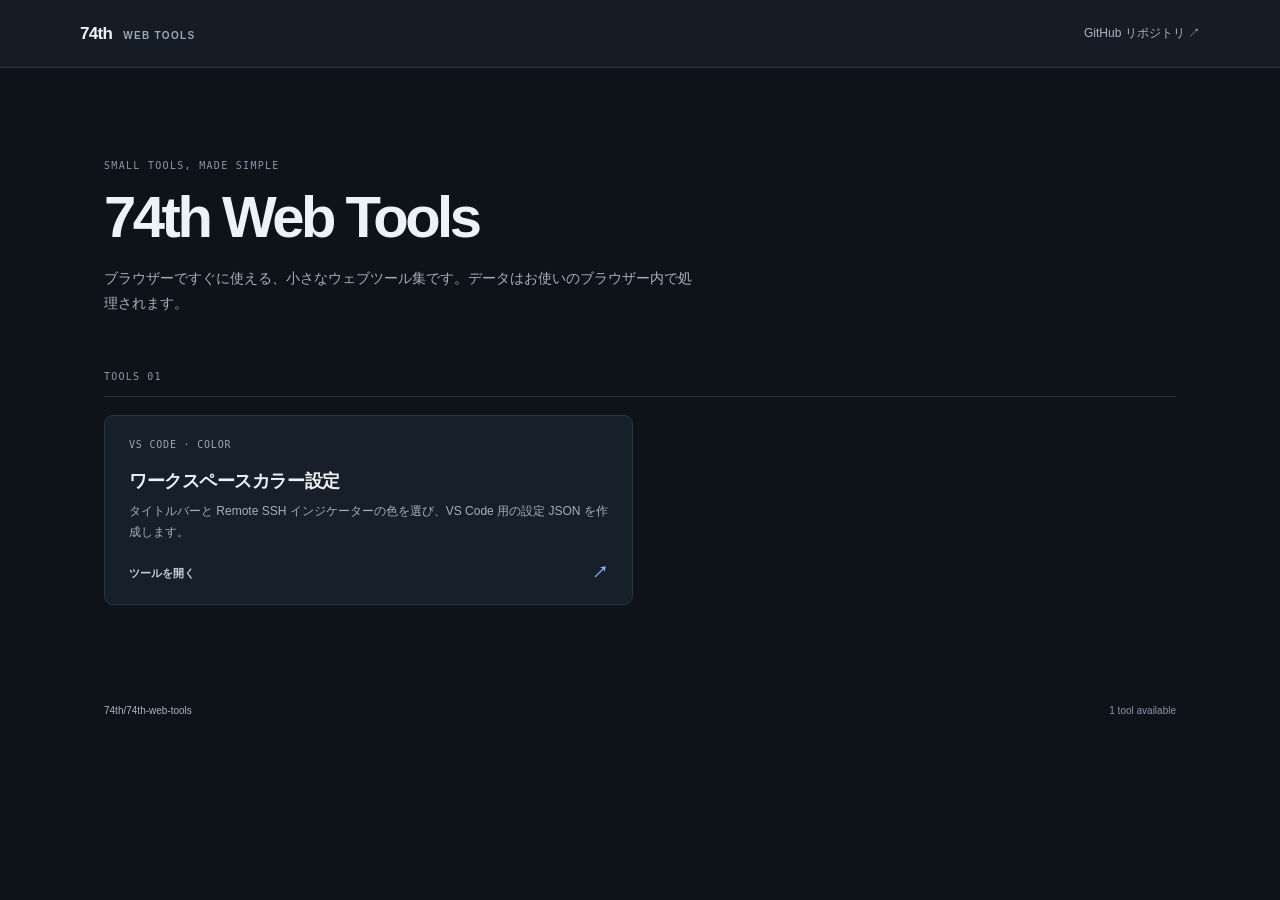
<file: pages/index.html>
<!doctype html>
<html lang="ja">
  <head>
    <meta charset="utf-8">
    <meta name="viewport" content="width=device-width, initial-scale=1">
    <meta name="description" content="74th が作成したシンプルなブラウザーツール。">
    <title>74th Web Tools</title>
    <style>
      :root{color-scheme:dark;--ink:#eef2f8;--muted:#a5afbe;--line:#2a3442;--blue:#82b5ff;--paper:#0e131a;--sans:'DM Sans','Noto Sans JP',-apple-system,BlinkMacSystemFont,'Segoe UI',sans-serif}
      *{box-sizing:border-box}body{margin:0;background:var(--paper);color:var(--ink);font-family:var(--sans);-webkit-font-smoothing:antialiased}a{color:inherit}.site-header{height:68px;padding:0 max(28px,calc((100% - 1120px)/2));display:flex;align-items:center;justify-content:space-between;background:#151c25;border-bottom:1px solid var(--line)}.brand{text-decoration:none;font-weight:700;letter-spacing:-.04em;font-size:17px}.brand span{margin-left:7px;font-size:10px;letter-spacing:.13em;color:#9aa7b6;font-weight:600}.repo-link{color:#aab5c3;text-decoration:none;font-size:12px}.repo-link:hover,.tool-link:hover{color:var(--blue)}main{max-width:1120px;margin:0 auto;padding:92px 24px 100px}.eyebrow{margin:0 0 14px;color:#8997a9;font:500 10px ui-monospace,monospace;letter-spacing:.13em}h1{margin:0;font-size:clamp(36px,6vw,58px);letter-spacing:-.06em;line-height:1.1}.intro{max-width:600px;margin:17px 0 55px;color:var(--muted);font-size:14px;line-height:1.8}.section-label{padding-bottom:14px;border-bottom:1px solid var(--line);color:#8997a9;font:500 10px ui-monospace,monospace;letter-spacing:.12em}.tool-list{display:grid;grid-template-columns:repeat(2,minmax(0,1fr));gap:14px;margin-top:18px}.tool-card{display:flex;min-height:190px;flex-direction:column;padding:23px 24px 20px;border:1px solid var(--line);border-radius:9px;background:#171f2a;text-decoration:none;transition:transform .15s,border-color .15s}.tool-card:hover{transform:translateY(-2px);border-color:#52657a}.tool-meta{color:#9aa7b6;font:10px ui-monospace,monospace;letter-spacing:.08em}.tool-card h2{margin:19px 0 8px;font-size:18px;letter-spacing:-.025em}.tool-card p{margin:0;color:var(--muted);font-size:12px;line-height:1.7}.tool-link{display:flex;align-items:center;justify-content:space-between;margin-top:auto;padding-top:17px;color:#c5cfdb;font-size:11px;font-weight:600}.tool-link span{color:var(--blue);font-size:16px}.site-footer{display:flex;justify-content:space-between;max-width:1120px;margin:0 auto;padding:0 24px 30px;color:#8997a9;font-size:10px}.site-footer a{color:#aab5c3;text-decoration:none}@media(max-width:600px){.site-header{height:58px;padding:0 18px}main{padding:62px 18px 72px}.intro{margin-bottom:40px}.tool-list{grid-template-columns:1fr}.tool-card{min-height:170px}.site-footer{padding:0 18px 25px}}@media(max-width:370px){.site-header{padding:0 12px}main{padding-right:12px;padding-left:12px}.site-footer{padding-right:12px;padding-left:12px}}
    </style>
  </head>
  <body>
    <header class="site-header">
      <a class="brand" href="./" aria-label="74th Web Tools トップページ">74th <span>WEB TOOLS</span></a>
      <a class="repo-link" href="https://github.com/74th/74th-web-tools">GitHub リポジトリ <span aria-hidden="true">↗</span></a>
    </header>
    <main>
      <p class="eyebrow">SMALL TOOLS, MADE SIMPLE</p>
      <h1>74th Web Tools</h1>
      <p class="intro">ブラウザーですぐに使える、小さなウェブツール集です。データはお使いのブラウザー内で処理されます。</p>
      <div class="section-label">TOOLS <span>01</span></div>
      <div class="tool-list">
        <a class="tool-card" href="./vscode-workspace-color/">
          <span class="tool-meta">VS CODE · COLOR</span>
          <h2>ワークスペースカラー設定</h2>
          <p>タイトルバーと Remote SSH インジケーターの色を選び、VS Code 用の設定 JSON を作成します。</p>
          <span class="tool-link">ツールを開く <span aria-hidden="true">↗</span></span>
        </a>
      </div>
    </main>
    <footer class="site-footer"><a href="https://github.com/74th/74th-web-tools">74th/74th-web-tools</a><span>1 tool available</span></footer>
  </body>
</html>
</file>
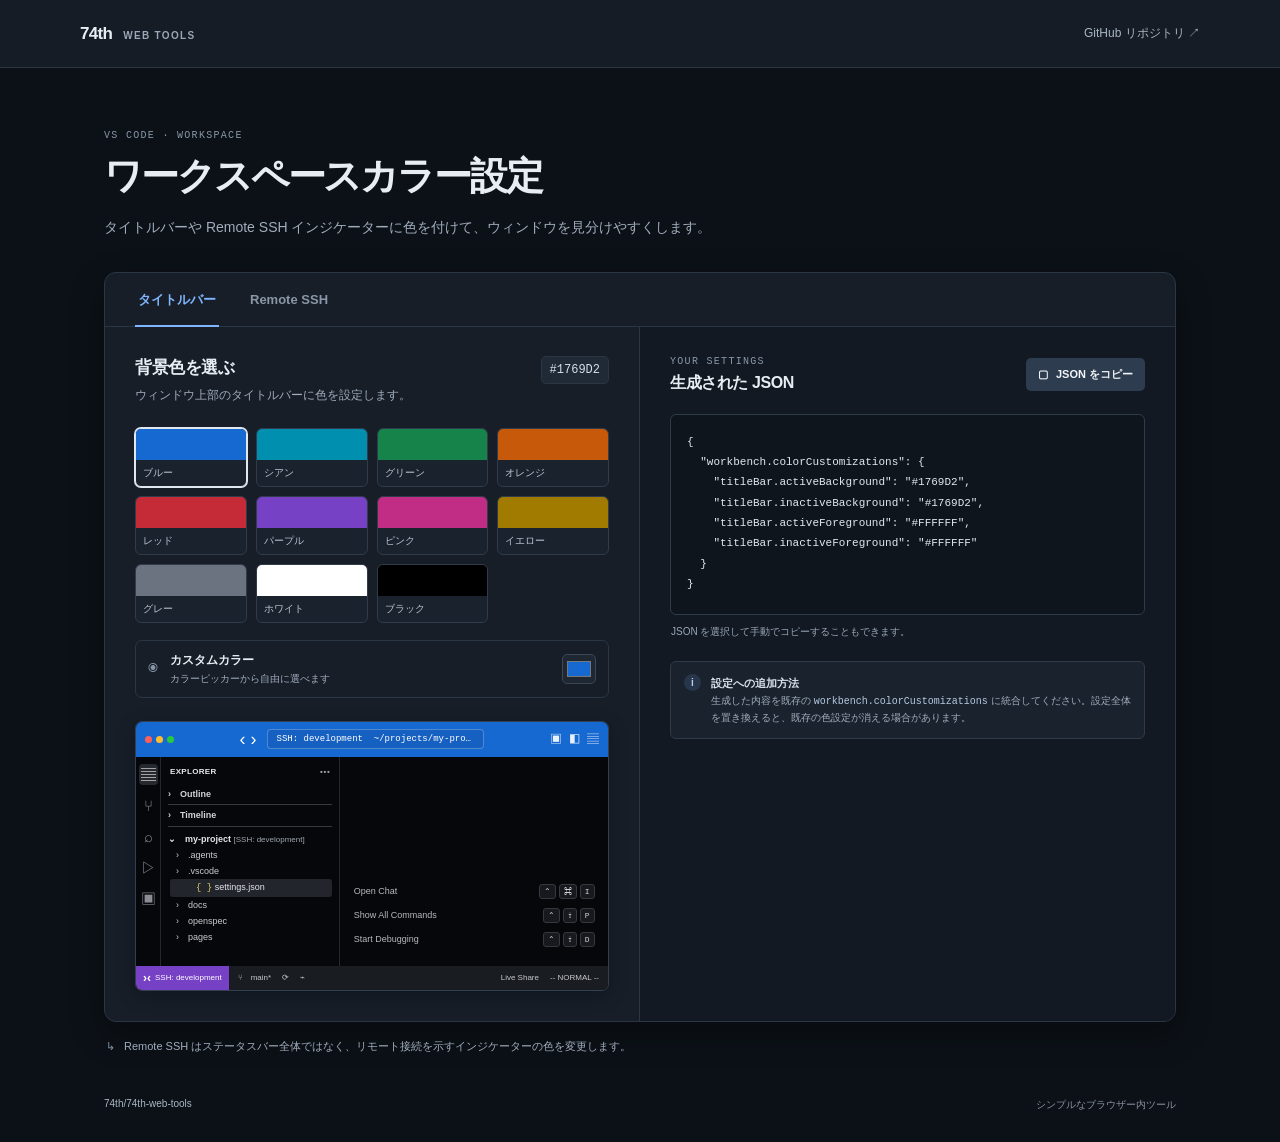
<file: pages/vscode-workspace-color/index.html>
<!doctype html>
<html lang="ja">
  <head>
    <meta charset="utf-8">
    <meta name="viewport" content="width=device-width, initial-scale=1">
    <meta name="description" content="VS Code のタイトルバーと Remote SSH インジケーターの色設定を作成します。">
    <title>VS Code ワークスペースカラー設定</title>
    <link rel="stylesheet" href="./style.css">
    <script src="./app.js" defer></script>
  </head>
  <body>
    <header class="site-header">
      <a class="brand" href="../" aria-label="74th Web Tools トップページ">74th <span>WEB TOOLS</span></a>
      <a class="repo-link" href="https://github.com/74th/74th-web-tools">GitHub リポジトリ <span aria-hidden="true">↗</span></a>
    </header>

    <main class="page-shell">
      <section class="intro" aria-labelledby="page-title">
        <p class="eyebrow">VS CODE · WORKSPACE</p>
        <h1 id="page-title">ワークスペースカラー設定</h1>
        <p class="intro-copy">タイトルバーや Remote SSH インジケーターに色を付けて、ウィンドウを見分けやすくします。</p>
      </section>

      <section class="tool-card" aria-label="カラー設定ジェネレーター">
        <div class="tabs" role="tablist" aria-label="設定する場所">
          <button class="tab" id="tab-title" type="button" role="tab" aria-selected="true" aria-controls="panel-controls" tabindex="0">タイトルバー</button>
          <button class="tab" id="tab-remote" type="button" role="tab" aria-selected="false" aria-controls="panel-controls" tabindex="-1">Remote SSH</button>
        </div>

        <div class="workspace-grid">
          <section class="controls" id="panel-controls" role="tabpanel" aria-labelledby="tab-title" tabindex="0">
            <div class="section-heading">
              <div>
                <h2>背景色を選ぶ</h2>
                <p id="target-description">ウィンドウ上部のタイトルバーに色を設定します。</p>
              </div>
              <span class="color-value" id="color-value">#1769D2</span>
            </div>

            <div class="presets" aria-label="色のプリセット">
              <button class="swatch" type="button" data-color="#1769D2" aria-label="ブルー #1769D2" aria-pressed="true" style="--swatch:#1769D2"><span>ブルー</span></button>
              <button class="swatch" type="button" data-color="#008FAF" aria-label="シアン #008FAF" aria-pressed="false" style="--swatch:#008FAF"><span>シアン</span></button>
              <button class="swatch" type="button" data-color="#16834A" aria-label="グリーン #16834A" aria-pressed="false" style="--swatch:#16834A"><span>グリーン</span></button>
              <button class="swatch" type="button" data-color="#C65A0A" aria-label="オレンジ #C65A0A" aria-pressed="false" style="--swatch:#C65A0A"><span>オレンジ</span></button>
              <button class="swatch" type="button" data-color="#C42B36" aria-label="レッド #C42B36" aria-pressed="false" style="--swatch:#C42B36"><span>レッド</span></button>
              <button class="swatch" type="button" data-color="#7641C5" aria-label="パープル #7641C5" aria-pressed="false" style="--swatch:#7641C5"><span>パープル</span></button>
              <button class="swatch" type="button" data-color="#C12C85" aria-label="ピンク #C12C85" aria-pressed="false" style="--swatch:#C12C85"><span>ピンク</span></button>
              <button class="swatch" type="button" data-color="#A17A00" aria-label="イエロー #A17A00" aria-pressed="false" style="--swatch:#A17A00"><span>イエロー</span></button>
              <button class="swatch" type="button" data-color="#6B7280" aria-label="グレー #6B7280" aria-pressed="false" style="--swatch:#6B7280"><span>グレー</span></button>
              <button class="swatch" type="button" data-color="#FFFFFF" aria-label="ホワイト #FFFFFF" aria-pressed="false" style="--swatch:#FFFFFF"><span>ホワイト</span></button>
              <button class="swatch" type="button" data-color="#000000" aria-label="ブラック #000000" aria-pressed="false" style="--swatch:#000000"><span>ブラック</span></button>
            </div>

            <label class="custom-color" for="custom-color">
              <span class="picker-icon" aria-hidden="true">◉</span>
              <span><strong>カスタムカラー</strong><small>カラーピッカーから自由に選べます</small></span>
              <input id="custom-color" type="color" value="#1769d2" aria-label="カスタム背景色を選択">
            </label>

            <div class="preview" aria-label="VS Code ウィンドウの色プレビュー">
              <div class="preview-titlebar" id="preview-titlebar">
                <span class="window-dots" aria-hidden="true"><i></i><i></i><i></i></span>
                <span class="titlebar-navigation" aria-hidden="true"><i>‹</i><i>›</i></span>
                <span class="titlebar-location">SSH: development&nbsp; ~/projects/my-project</span>
                <span class="titlebar-actions" aria-hidden="true"><i>▣</i><i>◧</i><i>▤</i></span>
              </div>
              <div class="preview-workspace">
                <aside class="activity-bar" aria-hidden="true"><span class="activity-selected">▤</span><span>⑂</span><span>⌕</span><span>▷</span><span>▣</span></aside>
                <aside class="explorer-panel" aria-hidden="true">
                  <div class="explorer-heading">EXPLORER <span>•••</span></div>
                  <div class="explorer-section">›　Outline</div>
                  <div class="explorer-section">›　Timeline</div>
                  <div class="project-heading">⌄　my-project <span>[SSH: development]</span></div>
                  <div class="file-row indent-one">›　.agents</div>
                  <div class="file-row indent-one">›　.vscode</div>
                  <div class="file-row indent-one selected-file">　　<span class="json-icon">{ }</span> settings.json</div>
                  <div class="file-row indent-one">›　docs</div>
                  <div class="file-row indent-one">›　openspec</div>
                  <div class="file-row indent-one">›　pages</div>
                </aside>
                <section class="editor-area" aria-hidden="true">
                  <div class="editor-welcome">
                    <div><span>Open Chat</span><kbd>⌃</kbd><kbd>⌘</kbd><kbd>I</kbd></div>
                    <div><span>Show All Commands</span><kbd>⌃</kbd><kbd>⇧</kbd><kbd>P</kbd></div>
                    <div><span>Start Debugging</span><kbd>⌃</kbd><kbd>⇧</kbd><kbd>D</kbd></div>
                  </div>
                </section>
              </div>
              <div class="preview-status">
                <div class="status-left">
                  <span class="remote-indicator" id="preview-remote"><span aria-hidden="true">›‹</span> SSH: development</span>
                  <span>⑂　main*</span><span>⟳</span><span>⌁</span>
                </div>
                <div class="status-right"><span>Live Share</span><span>-- NORMAL --</span></div>
              </div>
            </div>
          </section>

          <section class="output" aria-labelledby="output-title">
            <div class="output-heading">
              <div><p class="eyebrow">YOUR SETTINGS</p><h2 id="output-title">生成された JSON</h2></div>
              <button class="copy-button" id="copy-button" type="button"><span aria-hidden="true">▢</span> JSON をコピー</button>
            </div>
            <pre class="json-box"><code id="json-output" tabindex="0" aria-label="コピーできる設定 JSON"></code></pre>
            <p class="copy-status" id="copy-status" role="status" aria-live="polite">JSON を選択して手動でコピーすることもできます。</p>
            <aside class="note"><span class="note-mark" aria-hidden="true">i</span><p><strong>設定への追加方法</strong><br>生成した内容を既存の <code>workbench.colorCustomizations</code> に統合してください。設定全体を置き換えると、既存の色設定が消える場合があります。</p></aside>
          </section>
        </div>
      </section>

      <p class="remote-note" id="remote-note"><span aria-hidden="true">↳</span> Remote SSH はステータスバー全体ではなく、リモート接続を示すインジケーターの色を変更します。</p>
    </main>

    <footer class="site-footer"><a href="https://github.com/74th/74th-web-tools">74th/74th-web-tools</a><span>シンプルなブラウザー内ツール</span></footer>
  </body>
</html>
</file>
<file: pages/vscode-workspace-color/style.css>
:root {
  color-scheme: dark;
  --ink: #e8edf4;
  --muted: #a1adbd;
  --line: #2b3645;
  --blue: #80b5ff;
  --paper: #0c1117;
  --surface: #171e28;
  --mono: 'DM Mono', ui-monospace, SFMono-Regular, Menlo, monospace;
  --sans: 'DM Sans', 'Noto Sans JP', -apple-system, BlinkMacSystemFont, sans-serif;
}

* { box-sizing: border-box; }

body {
  margin: 0;
  background: var(--paper);
  color: var(--ink);
  font-family: var(--sans);
  font-size: 14px;
  -webkit-font-smoothing: antialiased;
}

a { color: inherit; }

.site-header {
  height: 68px;
  padding: 0 max(28px, calc((100% - 1120px) / 2));
  display: flex;
  align-items: center;
  justify-content: space-between;
  background: #151c25;
  border-bottom: 1px solid var(--line);
}

.brand {
  font-size: 17px;
  font-weight: 700;
  letter-spacing: -.04em;
  text-decoration: none;
}

.brand span {
  margin-left: 7px;
  color: #9aa7b6;
  font-size: 10px;
  font-weight: 600;
  letter-spacing: .13em;
}

.repo-link {
  color: #aab5c3;
  font-size: 12px;
  text-decoration: none;
}

.repo-link:hover,
.site-footer a:hover { color: var(--blue); }

.page-shell {
  max-width: 1120px;
  margin: 0 auto;
  padding: 62px 24px 42px;
}

.intro { max-width: 680px; margin-bottom: 32px; }

.eyebrow {
  margin: 0 0 12px;
  color: #8997a9;
  font: 500 10px var(--mono);
  letter-spacing: .13em;
}

.intro h1 {
  margin: 0;
  font-size: clamp(27px, 4vw, 38px);
  letter-spacing: -.055em;
  line-height: 1.25;
}

.intro-copy {
  margin: 14px 0 0;
  color: var(--muted);
  font-size: 14px;
  line-height: 1.8;
}

.tool-card {
  overflow: hidden;
  background: var(--surface);
  border: 1px solid var(--line);
  border-radius: 12px;
  box-shadow: 0 12px 34px #0005;
}

.tabs {
  display: flex;
  gap: 28px;
  padding: 0 30px;
  border-bottom: 1px solid var(--line);
}

.tab {
  position: relative;
  padding: 18px 3px 17px;
  border: 0;
  background: transparent;
  color: #8996a7;
  font: 600 13px var(--sans);
  cursor: pointer;
}

.tab[aria-selected="true"] { color: var(--blue); }

.tab[aria-selected="true"]::after {
  position: absolute;
  right: 0;
  bottom: -1px;
  left: 0;
  height: 2px;
  background: var(--blue);
  content: '';
}

.tab:focus-visible,
.swatch:focus-visible,
.copy-button:focus-visible,
.custom-color:focus-within {
  outline: 3px solid #68a8fa;
  outline-offset: 3px;
}

.workspace-grid { display: grid; grid-template-columns: minmax(0, 1fr) minmax(0, 1fr); }
.controls, .output { padding: 29px 30px 30px; }
.controls { border-right: 1px solid var(--line); }

.section-heading { display: flex; align-items: flex-start; justify-content: space-between; gap: 12px; }
.section-heading h2, .output-heading h2 { margin: 0; font-size: 17px; letter-spacing: -.025em; }
.section-heading p { margin: 7px 0 0; color: var(--muted); font-size: 12px; line-height: 1.6; }

.color-value {
  padding: 6px 8px;
  border: 1px solid var(--line);
  border-radius: 5px;
  background: #202936;
  color: #d5deea;
  font: 12px var(--mono);
}

.presets { display: grid; grid-template-columns: repeat(4, minmax(0, 1fr)); gap: 9px; margin: 23px 0 17px; }

.swatch {
  min-width: 0;
  padding: 0;
  overflow: hidden;
  border: 1px solid #303c4b;
  border-radius: 6px;
  background: #1a222d;
  text-align: left;
  cursor: pointer;
  transition: border-color .15s, transform .15s;
}

.swatch:hover { transform: translateY(-1px); border-color: #53677c; }
.swatch[aria-pressed="true"] { border-color: #e1e8f0; box-shadow: 0 0 0 1px #e1e8f0; }
.swatch::before { display: block; height: 31px; background: var(--swatch); content: ''; }
.swatch span { display: block; padding: 6px 7px; color: #bdc7d4; font-size: 10px; white-space: nowrap; }

.custom-color {
  display: flex;
  align-items: center;
  gap: 12px;
  padding: 11px 12px;
  border: 1px solid var(--line);
  border-radius: 7px;
  cursor: pointer;
}

.picker-icon { color: #8996a7; font-size: 20px; }
.custom-color strong, .custom-color small { display: block; }
.custom-color strong { font-size: 12px; }
.custom-color small { margin-top: 3px; color: #a1adbd; font-size: 10px; }
.custom-color input { width: 34px; height: 30px; margin-left: auto; padding: 2px; border: 1px solid #3b4858; border-radius: 5px; background: #1e2732; cursor: pointer; }

.preview {
  display: grid;
  grid-template-rows: 35px minmax(190px, 1fr) 24px;
  width: 100%;
  min-height: 270px;
  margin-top: 23px;
  overflow: hidden;
  border: 1px solid #334052;
  border-radius: 7px;
  background: #080b10;
  box-shadow: 0 5px 18px #0004;
  font-family: var(--mono);
}

.preview-titlebar {
  display: flex;
  min-width: 0;
  align-items: center;
  gap: 10px;
  padding: 0 9px;
  background: #1769d2;
  color: #fff;
  font-size: 9px;
}

.window-dots { display: flex; flex: none; gap: 4px; }
.window-dots i { width: 7px; height: 7px; border-radius: 50%; background: #ff5f57; }
.window-dots i:nth-child(2) { background: #febc2e; }
.window-dots i:nth-child(3) { background: #28c840; }
.titlebar-navigation { display: flex; flex: none; gap: 5px; margin-left: auto; font: 18px/1 sans-serif; }
.titlebar-navigation i { font-style: normal; }

.titlebar-location {
  min-width: 0;
  max-width: 48%;
  overflow: hidden;
  padding: 4px 9px;
  border: 1px solid #ffffff40;
  border-radius: 4px;
  background: #00000014;
  text-overflow: ellipsis;
  white-space: nowrap;
}

.titlebar-actions { display: flex; flex: none; gap: 7px; margin-left: auto; opacity: .9; }
.titlebar-actions i { font-size: 12px; font-style: normal; }

.preview-workspace {
  display: grid;
  min-height: 0;
  grid-template-columns: 25px minmax(115px, 38%) minmax(0, 1fr);
  background: #05070a;
}

.activity-bar {
  display: flex;
  flex-direction: column;
  align-items: center;
  gap: 10px;
  padding: 7px 3px;
  border-right: 1px solid #24272d;
  color: #8a8d93;
  font: 15px/1 sans-serif;
}

.activity-bar span { display: grid; width: 19px; height: 21px; place-items: center; }
.activity-bar .activity-selected { border-radius: 4px; background: #25282f; color: #f2f3f5; }

.explorer-panel {
  min-width: 0;
  padding: 8px 7px;
  overflow: hidden;
  border-right: 1px solid #24272d;
  color: #d8dadd;
  font: 9px/1.8 var(--sans);
}

.explorer-heading { display: flex; justify-content: space-between; padding: 0 2px 5px; color: #e7e9ed; font-size: 8px; font-weight: 700; letter-spacing: .04em; }
.explorer-heading span { color: #9da3ac; letter-spacing: .08em; }
.explorer-section { padding: 2px 0; border-bottom: 1px solid #36393f; color: #d1d4d9; font-weight: 600; }
.explorer-section + .explorer-section { margin-bottom: 4px; }
.project-heading, .file-row { overflow: hidden; text-overflow: ellipsis; white-space: nowrap; }
.project-heading { color: #e5e7eb; font-weight: 700; }
.project-heading span { color: #a2a8b2; font-size: 8px; font-weight: 400; }
.file-row { color: #c8ccd2; }
.indent-one { padding-left: 8px; }
.selected-file { margin-left: 2px; border-radius: 3px; background: #22252b; color: #e4e6eb; }
.json-icon { color: #d9c96c; font-family: var(--mono); }

.editor-area { position: relative; min-width: 0; background: #05070a; }
.editor-welcome { position: absolute; right: 5%; bottom: 9%; left: 5%; display: grid; gap: 9px; color: #b7bac1; font: 9px/1.4 var(--sans); }
.editor-welcome div { display: flex; align-items: center; gap: 3px; white-space: nowrap; }
.editor-welcome div span { margin-right: auto; }
.editor-welcome kbd { padding: 2px 4px; border: 1px solid #35383e; border-radius: 3px; background: #17191e; color: #d3d5da; font: 8px var(--mono); }

.preview-status { display: flex; min-width: 0; align-items: center; justify-content: space-between; background: #191c21; color: #c7c9ce; font: 8px var(--sans); }
.status-left, .status-right { display: flex; height: 100%; min-width: 0; align-items: center; gap: 7px; white-space: nowrap; }
.status-left > span:not(.remote-indicator), .status-right span { padding: 0 2px; }
.remote-indicator { display: flex; height: 100%; flex: none; align-items: center; gap: 4px; padding: 0 7px; background: #7641c5; color: #fff; font-size: 8px; }
.remote-indicator > span { font-size: 12px; font-weight: 700; }
.status-right { padding-right: 7px; }

.remote-note { display: flex; gap: 9px; margin: 15px 2px 0; color: #a1adbd; font-size: 11px; line-height: 1.7; }
.remote-note span { color: #8492a3; }

.output { background: #121922; }
.output-heading { display: flex; align-items: center; justify-content: space-between; gap: 10px; }
.output-heading .eyebrow { margin-bottom: 6px; }
.output-heading h2 { font-size: 16px; }
.copy-button { flex: none; padding: 9px 12px; border: 0; border-radius: 5px; background: #2d3c4f; color: #f2f5f9; font: 600 11px var(--sans); cursor: pointer; }
.copy-button:hover { background: #40536a; }
.copy-button span { margin-right: 5px; }
.json-box { min-height: 201px; margin: 20px 0 0; padding: 17px 16px; overflow: auto; border: 1px solid #303b4a; border-radius: 6px; background: #0f151d; color: #e0e8f2; font: 11px/1.85 var(--mono); tab-size: 2; }
.json-box code { white-space: pre; }
.copy-status { min-height: 20px; margin: 9px 1px 17px; color: #9aa7b8; font-size: 10px; line-height: 1.6; }
.note { display: flex; gap: 10px; padding: 12px 13px; border: 1px solid #303b4a; border-radius: 6px; background: #1a222d; }
.note-mark { display: grid; width: 17px; height: 17px; flex: none; place-items: center; border-radius: 50%; background: #27364a; color: #b6cee9; font: 600 10px var(--sans); }
.note p { margin: 0; color: #a1adbd; font-size: 10px; line-height: 1.7; }
.note strong { color: #d9e2ed; font-size: 11px; }
.note code { color: #b5c9e2; font: 10px var(--mono); }

.site-footer { display: flex; max-width: 1120px; justify-content: space-between; margin: 0 auto; padding: 0 24px 30px; color: #8993a1; font-size: 10px; }
.site-footer a { color: #aab5c3; text-decoration: none; }

@media (max-width: 760px) {
  .page-shell { padding: 42px 18px 32px; }
  .workspace-grid { grid-template-columns: 1fr; }
  .controls { border-right: 0; border-bottom: 1px solid var(--line); }
  .output { padding-top: 25px; }
  .site-header { padding: 0 18px; }
  .intro { margin-bottom: 23px; }
}

@media (max-width: 420px) {
  .preview-workspace { grid-template-columns: 22px minmax(100px, 40%) minmax(0, 1fr); }
  .explorer-panel { padding-right: 4px; padding-left: 5px; }
  .titlebar-actions { display: none; }
  .status-right { display: none; }
}

@media (max-width: 400px) {
  .site-header { height: 58px; }
  .page-shell { padding: 34px 12px 28px; }
  .tabs { gap: 20px; padding: 0 19px; }
  .controls, .output { padding-right: 18px; padding-left: 18px; }
  .presets { gap: 7px; }
  .output-heading { align-items: flex-start; }
  .copy-button { padding: 9px 8px; }
  .json-box { font-size: 10px; }
  .site-footer { padding: 0 12px 24px; }
}

@media (prefers-reduced-motion: reduce) {
  *, *::before, *::after { scroll-behavior: auto !important; transition: none !important; }
}
</file>
